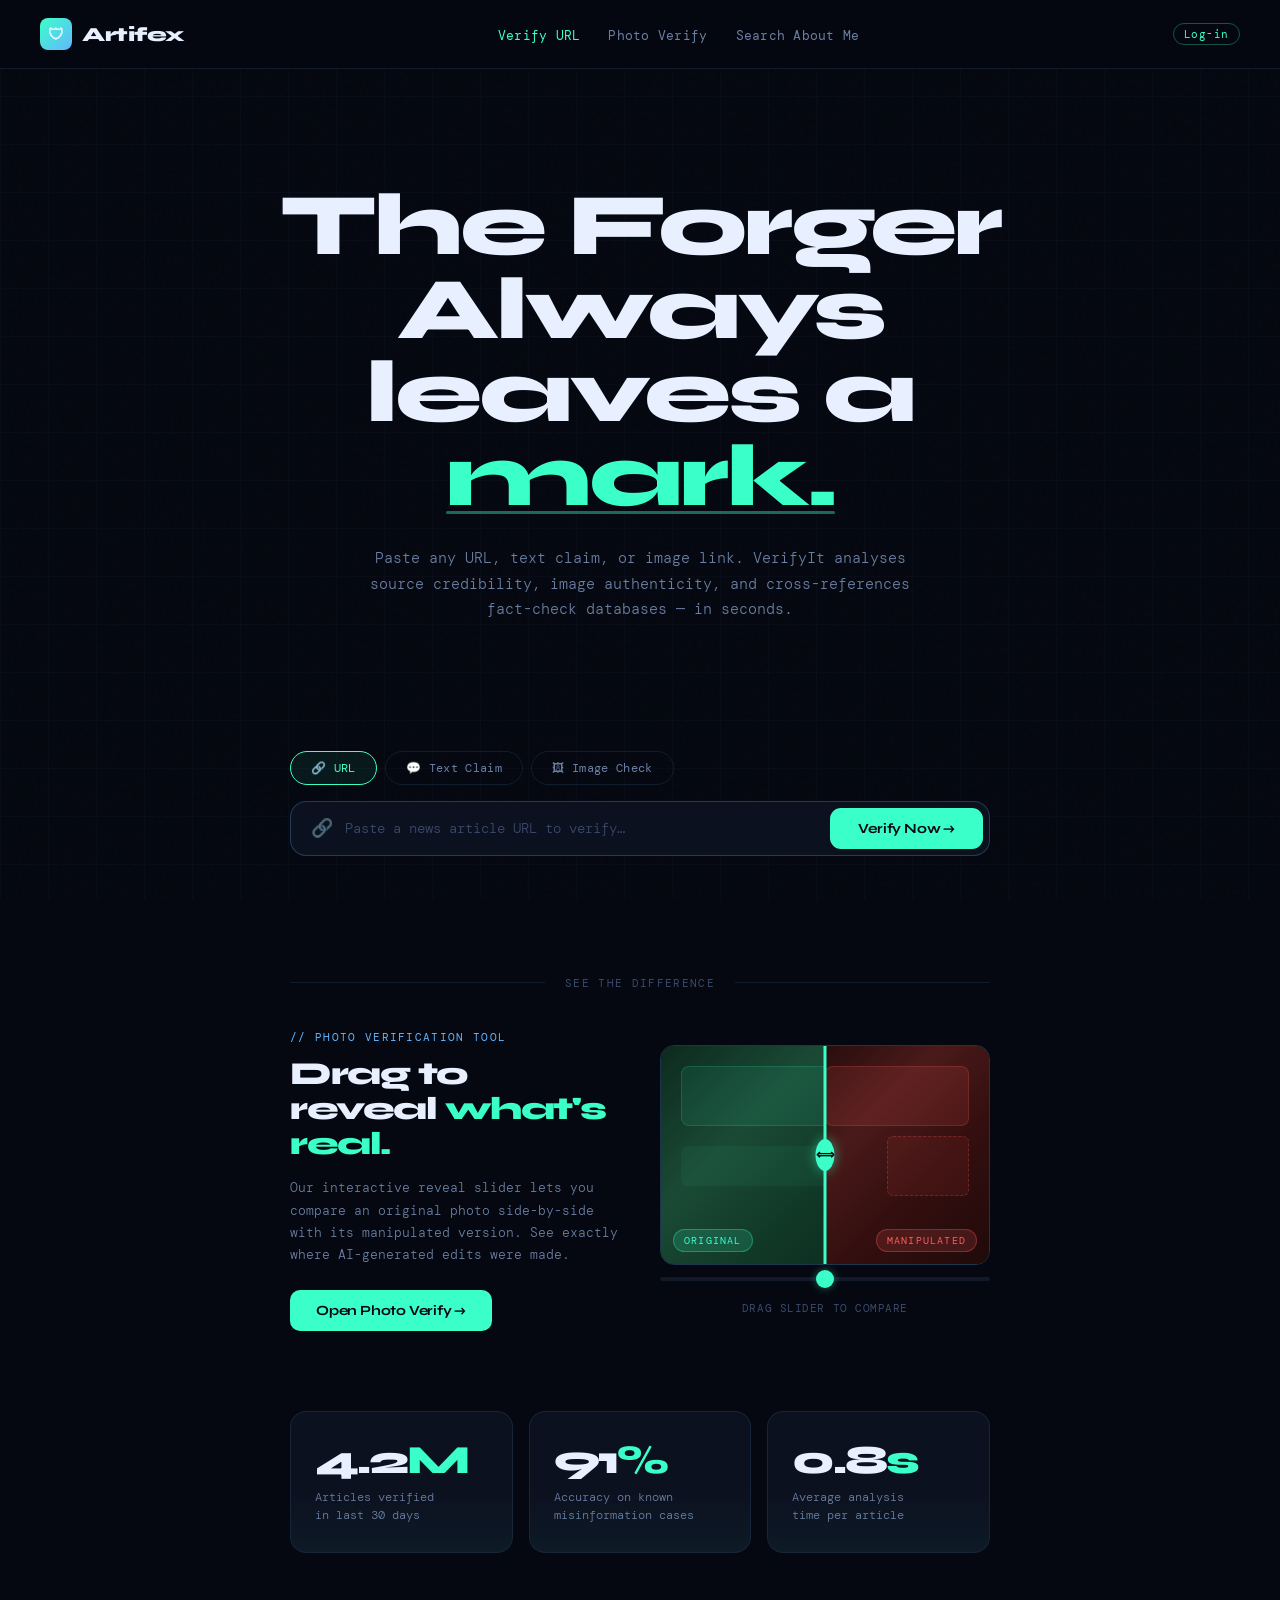
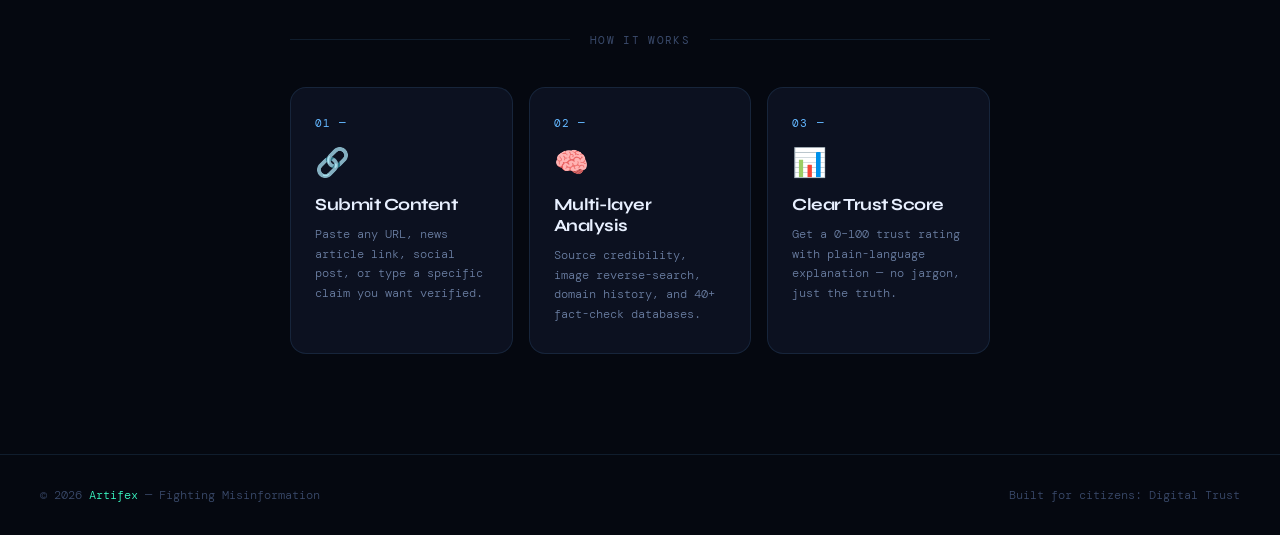
<file: index.html>
<!DOCTYPE html>
<html lang="en">
<head>
  <meta charset="UTF-8" />
  <meta name="viewport" content="width=device-width, initial-scale=1.0"/>
  <title>Artifex — Digital Trust Layer</title>
  <link href="https://fonts.googleapis.com/css2?family=Syne:wght@400;600;700;800&family=DM+Mono:ital,wght@0,300;0,400;1,300&display=swap" rel="stylesheet"/>
  <link rel="stylesheet" href="style.css"/>
</head>
<body>

  <div class="scan-line" id="scan-line"></div>

  <!-- ── NAVIGATION ── -->
  <nav>
    <div class="nav-logo">
      <div class="logo-icon">🛡</div>
      Artifex
    </div>
    <ul class="nav-links">
      <li><a href="index.html" class="nav-active">Verify URL</a></li>
      <li><a href="photo-verify.html">Photo Verify</a></li>
      <li><a href="personal-search.html">Search About Me</a></li>
    </ul>
    <div class="nav-badge">Log-in</div>
  </nav>

  <!-- ── HERO ── -->
  <section class="hero">
    <p class="hero-eyebrow"></p>
    <h1 class="hero-title">
      The Forger<br/>
      Always leaves a<br/>
      <span class="accent-word">mark.</span>
    </h1>
    <p class="hero-sub">
      Paste any URL, text claim, or image link. VerifyIt analyses source credibility,
      image authenticity, and cross-references fact-check databases — in seconds.
    </p>
  </section>

  <!-- ── MAIN INPUT CARD ── -->
  <div class="search-card">
    <div class="input-tabs">
      <button class="tab-btn active" id="tab-url"   onclick="setTab('URL')">🔗 URL</button>
      <button class="tab-btn"        id="tab-claim" onclick="setTab('Claim')">💬 Text Claim</button>
      <button class="tab-btn"        id="tab-image" onclick="setTab('Image')">🖼 Image Check</button>
    </div>

    <!-- URL panel -->
    <div class="tab-panel active" id="panel-URL">
      <div class="input-wrapper">
        <span class="input-icon">🔗</span>
        <input class="url-input" id="url-input"
          placeholder="Paste a news article URL to verify…" type="text"/>
        <button class="verify-btn" onclick="runVerification('URL')">Verify Now →</button>
      </div>
      <!-- <p class="tab-hint">Try: <span onclick="fillDemo('https://bbc.com/news/article-123')">bbc.com/…</span> for trusted &nbsp;|&nbsp; <span onclick="fillDemo('https://viraltruth24.net/breaking')">viraltruth24.net/…</span> for flagged</p> -->
    </div>

    <!-- Claim panel -->
    <div class="tab-panel" id="panel-Claim">
      <div class="input-wrapper textarea-wrapper">
        <span class="input-icon" style="align-self:flex-start;margin-top:6px;">💬</span>
        <textarea class="url-input claim-textarea" id="claim-input"
          placeholder="Type or paste a headline or claim to fact-check…" rows="3"></textarea>
        <button class="verify-btn" style="align-self:flex-end" onclick="runVerification('Claim')">Fact-Check →</button>
      </div>
      <p class="tab-hint">Try: <span onclick="fillClaim('Government has banned all cash transactions in India')">Government bans cash</span> &nbsp;|&nbsp; <span onclick="fillClaim('UK inflation figures rise to record high in March 2026')">UK inflation rise</span></p>
    </div>

    <!-- Image panel -->
    <div class="tab-panel" id="panel-Image">
      <div class="input-wrapper">
        <span class="input-icon">🖼</span>
        <input class="url-input" id="image-input"
          placeholder="Paste an image URL to check for manipulation…" type="text"/>
        <button class="verify-btn" onclick="runVerification('Image')">Analyse Image →</button>
      </div>
      <p class="tab-hint">Try: <span onclick="fillImage('protest2019.jpg')">protest photo</span> &nbsp;|&nbsp; <span onclick="fillImage('authentic-photo.jpg')">authentic image</span> &nbsp;|&nbsp; <a href="photo-verify.html" style="color:var(--accent2)">Full slider tool →</a></p>
    </div>
  </div>

  <!-- ── LOADER ── -->
  <div id="loader" class="loader-container">
    <div class="loader-overlay" id="loader-inner">
      <div class="loader-ring"></div>
      <div class="loader-text" id="loader-text">Analysing content…</div>
      <div class="loader-steps">
        <div class="loader-step" id="ls1"><div class="step-dot"></div><span id="ls1-text">Checking source credibility database</span></div>
        <div class="loader-step" id="ls2"><div class="step-dot"></div><span id="ls2-text">Scanning for image manipulation</span></div>
        <div class="loader-step" id="ls3"><div class="step-dot"></div><span id="ls3-text">Cross-referencing fact-check archives</span></div>
        <div class="loader-step" id="ls4"><div class="step-dot"></div><span id="ls4-text">Computing trust score</span></div>
      </div>
    </div>
  </div>

  <!-- ── RESULTS AREA ── -->
  <div id="results-area">
    <div class="score-row">
      <div class="score-card">
        <div class="score-ring-wrap">
          <svg width="110" height="110" viewBox="0 0 110 110">
            <circle class="score-ring-bg" cx="55" cy="55" r="45"/>
            <circle class="score-ring-fill" id="ring-fill" cx="55" cy="55" r="45"/>
          </svg>
          <div class="score-value">
            <div class="score-number" id="score-num">--</div>
            <div class="score-label-sm">TRUST</div>
          </div>
        </div>
        <div class="score-verdict" id="verdict-text">—</div>
        <div class="verdict-sub"   id="verdict-sub">pending</div>
      </div>
      <div class="detail-col">
        <div class="detail-panel">
          <div class="panel-header"><span class="panel-title">Source</span><span class="status-pill" id="source-pill">—</span></div>
          <div class="panel-value" id="source-name">—</div>
          <div class="panel-sub"   id="source-age">—</div>
        </div>
        <div class="detail-panel">
          <div class="panel-header"><span class="panel-title">Media Authenticity</span><span class="status-pill" id="media-pill">—</span></div>
          <div class="panel-value" id="media-val">—</div>
          <div class="panel-sub"   id="media-sub">—</div>
        </div>
        <div class="detail-panel">
          <div class="panel-header"><span class="panel-title">Fact-Check Coverage</span><span class="status-pill" id="fc-pill">—</span></div>
          <div class="panel-value" id="fc-val">—</div>
          <div class="panel-sub"   id="fc-sub">—</div>
        </div>
      </div>
    </div>

    <!-- Image manipulation panel (Image tab only) -->
    <div id="image-result-panel" style="display:none;margin-bottom:24px;">
      <div class="signals-card" style="margin-bottom:0">
        <div class="signals-title">// Image manipulation analysis</div>
        <div id="image-analysis-content"></div>
      </div>
    </div>

    <div class="signals-card">
      <div class="signals-title">// Trust signals breakdown</div>
      <div class="signal-row"><span class="signal-name">Source Credibility</span><div class="signal-bar-track"><div class="signal-bar-fill" id="bar1" style="background:var(--accent)"></div></div><span class="signal-score" id="score1">—</span></div>
      <div class="signal-row"><span class="signal-name">Domain Age & History</span><div class="signal-bar-track"><div class="signal-bar-fill" id="bar2" style="background:var(--accent2)"></div></div><span class="signal-score" id="score2">—</span></div>
      <div class="signal-row"><span class="signal-name">Headline Sensationalism</span><div class="signal-bar-track"><div class="signal-bar-fill" id="bar3" style="background:var(--warn)"></div></div><span class="signal-score" id="score3">—</span></div>
      <div class="signal-row"><span class="signal-name">Author Verification</span><div class="signal-bar-track"><div class="signal-bar-fill" id="bar4" style="background:var(--accent)"></div></div><span class="signal-score" id="score4">—</span></div>
      <div class="signal-row"><span class="signal-name">Cross-source Corroboration</span><div class="signal-bar-track"><div class="signal-bar-fill" id="bar5" style="background:var(--accent2)"></div></div><span class="signal-score" id="score5">—</span></div>
    </div>

    <div class="factcheck-card" id="fc-list">
      <div class="signals-title">// Related fact-checks</div>
    </div>

    <div class="summary-card">
      <div class="summary-label">// AI Analysis Summary</div>
      <p class="summary-text" id="summary-text">—</p>
    </div>
  </div>

  <!-- ── PHOTO REVEAL TEASER ── -->
  <div class="reveal-teaser-section">
    <div class="section-divider">
      <div class="divider-line"></div>
      <div class="divider-label">See the difference</div>
      <div class="divider-line"></div>
    </div>
    <div class="reveal-teaser-grid">
      <div class="reveal-teaser-text">
        <p class="teaser-eyebrow">// Photo Verification Tool</p>
        <h2 class="teaser-heading">Drag to reveal <span>what's real.</span></h2>
        <p class="teaser-desc">Our interactive reveal slider lets you compare an original photo side-by-side with its manipulated version. See exactly where AI-generated edits were made.</p>
        <a href="photo-verify.html" class="teaser-btn">Open Photo Verify →</a>
      </div>
      <div class="mini-slider-wrap">
        <div class="mini-slider" id="mini-slider">
          <div class="mini-real">
            <div class="mini-label mini-label-real">ORIGINAL</div>
          </div>
          <div class="mini-fake" id="mini-fake">
            <div class="mini-label mini-label-fake">MANIPULATED</div>
          </div>
          <div class="mini-divider" id="mini-divider">
            <div class="mini-handle">⟺</div>
          </div>
        </div>
        <input type="range" min="0" max="100" value="50" class="mini-range" id="mini-range"
               oninput="updateMiniSlider(this.value)"/>
        <p style="text-align:center;font-family:var(--font-mono);font-size:11px;color:var(--text-dim);margin-top:8px;letter-spacing:0.05em;">DRAG SLIDER TO COMPARE</p>
      </div>
    </div>
  </div>

  <!-- ── STATS ── -->
  <div class="stats-row">
    <div class="stat-card">
      <div class="stat-number">4.2<span>M</span></div>
      <div class="stat-desc">Articles verified<br/>in last 30 days</div>
    </div>
    <div class="stat-card">
      <div class="stat-number">91<span>%</span></div>
      <div class="stat-desc">Accuracy on known<br/>misinformation cases</div>
    </div>
    <div class="stat-card">
      <div class="stat-number">0.8<span>s</span></div>
      <div class="stat-desc">Average analysis<br/>time per article</div>
    </div>
  </div>

  <!-- ── HOW IT WORKS ── -->
  <section class="how-section">
    <div class="section-divider">
      <div class="divider-line"></div>
      <div class="divider-label">How it works</div>
      <div class="divider-line"></div>
    </div>
    <div class="steps-grid">
      <div class="step-card">
        <div class="step-num">01 —</div>
        <span class="step-icon">🔗</span>
        <div class="step-title">Submit Content</div>
        <div class="step-desc">Paste any URL, news article link, social post, or type a specific claim you want verified.</div>
      </div>
      <div class="step-card">
        <div class="step-num">02 —</div>
        <span class="step-icon">🧠</span>
        <div class="step-title">Multi-layer Analysis</div>
        <div class="step-desc">Source credibility, image reverse-search, domain history, and 40+ fact-check databases.</div>
      </div>
      <div class="step-card">
        <div class="step-num">03 —</div>
        <span class="step-icon">📊</span>
        <div class="step-title">Clear Trust Score</div>
        <div class="step-desc">Get a 0–100 trust rating with plain-language explanation — no jargon, just the truth.</div>
      </div>
    </div>
  </section>

  <footer>
    <div class="footer-copy">© 2026 <span>Artifex</span> — Fighting Misinformation</div>
    <div class="footer-copy">Built for citizens: Digital Trust</div>
  </footer>

  <!-- <script src="app.js"></script> -->
   <script src="app.js"></script>
</body>
</html>
</file>
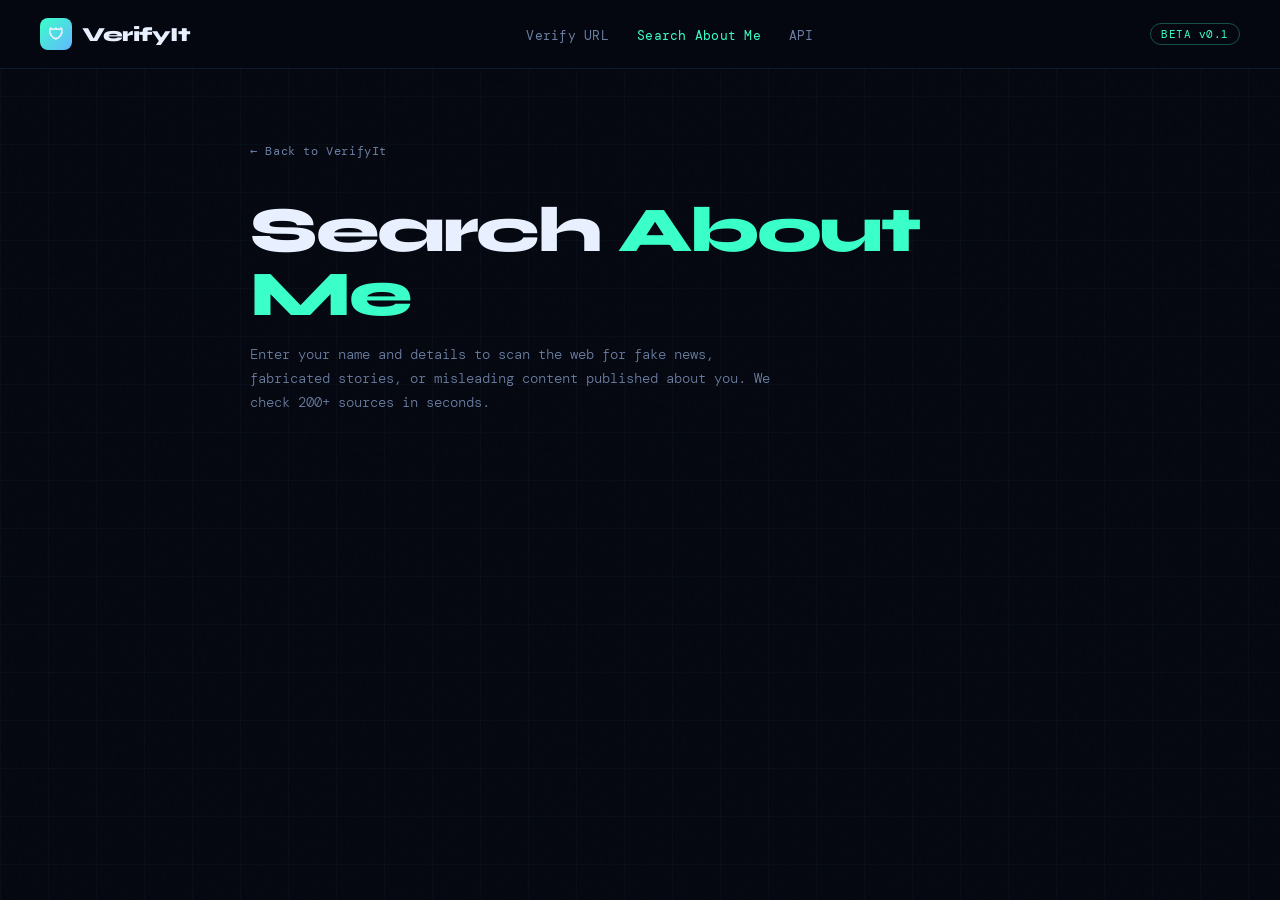
<file: personal-search.html>
<!DOCTYPE html>
<html lang="en">
<head>
  <meta charset="UTF-8"/>
  <meta name="viewport" content="width=device-width, initial-scale=1.0"/>
  <title>VerifyIt — Search About Me</title>
  <link href="https://fonts.googleapis.com/css2?family=Syne:wght@400;600;700;800&family=DM+Mono:ital,wght@0,300;0,400;1,300&display=swap" rel="stylesheet"/>
  <link rel="stylesheet" href="style.css"/>
  <style>
    /* ── PAGE-SPECIFIC STYLES ── */

    .page-header {
      position: relative;
      z-index: 1;
      padding: 140px 40px 60px;
      max-width: 860px;
      margin: 0 auto;
    }

    .back-link {
      display: inline-flex;
      align-items: center;
      gap: 8px;
      font-family: var(--font-mono);
      font-size: 12px;
      color: var(--text-muted);
      text-decoration: none;
      margin-bottom: 40px;
      transition: color 0.2s;
      letter-spacing: 0.05em;
    }

    .back-link:hover { color: var(--accent); }

    .page-title {
      font-size: clamp(36px, 6vw, 64px);
      font-weight: 800;
      letter-spacing: -2.5px;
      line-height: 1;
      margin-bottom: 16px;
      opacity: 0;
      animation: fadeUp 0.6s ease forwards 0.1s;
    }

    .page-title span { color: var(--accent); }

    .page-subtitle {
      font-family: var(--font-mono);
      font-size: 14px;
      color: var(--text-muted);
      font-weight: 300;
      line-height: 1.7;
      max-width: 520px;
      opacity: 0;
      animation: fadeUp 0.6s ease forwards 0.25s;
    }

    /* ── SEARCH FORM ── */
    .search-section {
      position: relative;
      z-index: 1;
      max-width: 860px;
      margin: 0 auto;
      padding: 0 40px 60px;
      opacity: 0;
      animation: fadeUp 0.6s ease forwards 0.4s;
    }

    .form-grid {
      display: grid;
      grid-template-columns: 1fr 1fr;
      gap: 14px;
      margin-bottom: 14px;
    }

    .form-field {
      display: flex;
      flex-direction: column;
      gap: 8px;
    }

    .form-field.full { grid-column: 1 / -1; }

    .field-label {
      font-family: var(--font-mono);
      font-size: 11px;
      letter-spacing: 0.1em;
      color: var(--text-muted);
      text-transform: uppercase;
    }

    .field-input {
      background: var(--surface);
      border: 1px solid var(--border-strong);
      border-radius: 12px;
      padding: 13px 16px;
      font-family: var(--font-mono);
      font-size: 14px;
      color: var(--text);
      font-weight: 300;
      outline: none;
      transition: border-color 0.3s, box-shadow 0.3s;
      width: 100%;
    }

    .field-input::placeholder { color: var(--text-dim); }

    .field-input:focus {
      border-color: rgba(59,255,200,0.5);
      box-shadow: var(--glow-accent);
    }

    select.field-input {
      appearance: none;
      background-image: url("data:image/svg+xml,%3Csvg xmlns='http://www.w3.org/2000/svg' width='12' height='8' viewBox='0 0 12 8'%3E%3Cpath d='M1 1l5 5 5-5' stroke='%236b7fa3' stroke-width='1.5' fill='none' stroke-linecap='round'/%3E%3C/svg%3E");
      background-repeat: no-repeat;
      background-position: right 14px center;
      cursor: pointer;
    }

    select.field-input option {
      background: var(--surface2);
      color: var(--text);
    }

    .search-btn-row {
      display: flex;
      gap: 12px;
      align-items: center;
      margin-top: 6px;
    }

    .search-main-btn {
      background: var(--accent);
      color: #050810;
      border: none;
      border-radius: 12px;
      padding: 14px 36px;
      font-family: var(--font-display);
      font-size: 15px;
      font-weight: 700;
      cursor: pointer;
      letter-spacing: -0.3px;
      transition: transform 0.15s, box-shadow 0.3s;
      flex-shrink: 0;
    }

    .search-main-btn:hover {
      transform: scale(1.02);
      box-shadow: var(--glow-accent);
    }

    .search-main-btn:active { transform: scale(0.98); }

    .privacy-note {
      font-family: var(--font-mono);
      font-size: 11px;
      color: var(--text-dim);
      font-weight: 300;
      line-height: 1.6;
    }

    .privacy-note span { color: var(--accent); }

    /* ── LOADER ── */
    .personal-loader {
      display: none;
      position: relative;
      z-index: 1;
      max-width: 860px;
      margin: 0 auto;
      padding: 0 40px 40px;
    }

    .personal-loader.active { display: block; }

    .loader-card {
      background: var(--surface);
      border: 1px solid var(--border);
      border-radius: 16px;
      padding: 48px;
      display: flex;
      flex-direction: column;
      align-items: center;
      gap: 20px;
    }

    .scan-text {
      font-family: var(--font-mono);
      font-size: 13px;
      color: var(--accent);
      letter-spacing: 0.08em;
      animation: pulse 1.4s ease-in-out infinite;
    }

    .scan-sources {
      display: flex;
      flex-wrap: wrap;
      gap: 8px;
      justify-content: center;
      max-width: 480px;
    }

    .source-tag {
      font-family: var(--font-mono);
      font-size: 11px;
      padding: 4px 12px;
      border-radius: 100px;
      border: 1px solid var(--border);
      color: var(--text-dim);
      transition: all 0.3s;
    }

    .source-tag.scanning {
      border-color: rgba(59,255,200,0.4);
      color: var(--accent);
      background: rgba(59,255,200,0.05);
    }

    .source-tag.done {
      border-color: rgba(59,255,200,0.2);
      color: var(--text-muted);
    }

    /* ── RESULTS ── */
    #person-results {
      display: none;
      position: relative;
      z-index: 1;
      max-width: 860px;
      margin: 0 auto;
      padding: 0 40px 80px;
    }

    #person-results.visible { display: block; }

    /* Summary banner */
    .result-banner {
      border-radius: 16px;
      padding: 28px 32px;
      margin-bottom: 28px;
      display: flex;
      align-items: center;
      gap: 24px;
      position: relative;
      overflow: hidden;
    }

    .banner-safe   { background: rgba(59,255,200,0.07);  border: 1px solid rgba(59,255,200,0.2); }
    .banner-danger { background: rgba(255,92,92,0.07);   border: 1px solid rgba(255,92,92,0.25); }
    .banner-warn   { background: rgba(255,187,59,0.07);  border: 1px solid rgba(255,187,59,0.2); }

    .banner-icon {
      font-size: 48px;
      flex-shrink: 0;
      line-height: 1;
    }

    .banner-text { flex: 1; }

    .banner-heading {
      font-size: 22px;
      font-weight: 800;
      letter-spacing: -0.8px;
      margin-bottom: 6px;
    }

    .banner-safe   .banner-heading { color: var(--accent); }
    .banner-danger .banner-heading { color: var(--danger); }
    .banner-warn   .banner-heading { color: var(--warn); }

    .banner-desc {
      font-family: var(--font-mono);
      font-size: 13px;
      color: var(--text-muted);
      font-weight: 300;
      line-height: 1.6;
    }

    .banner-count {
      text-align: center;
      flex-shrink: 0;
    }

    .count-num {
      font-size: 48px;
      font-weight: 800;
      letter-spacing: -3px;
      line-height: 1;
    }

    .banner-safe   .count-num { color: var(--accent); }
    .banner-danger .count-num { color: var(--danger); }
    .banner-warn   .count-num { color: var(--warn); }

    .count-label {
      font-family: var(--font-mono);
      font-size: 11px;
      color: var(--text-muted);
      margin-top: 4px;
    }

    /* ── FILTER ROW ── */
    .filter-row {
      display: flex;
      gap: 10px;
      margin-bottom: 20px;
      flex-wrap: wrap;
    }

    .filter-chip {
      font-family: var(--font-mono);
      font-size: 12px;
      padding: 6px 16px;
      border-radius: 100px;
      border: 1px solid var(--border);
      background: transparent;
      color: var(--text-muted);
      cursor: pointer;
      transition: all 0.2s;
    }

    .filter-chip.active,
    .filter-chip:hover {
      background: var(--surface2);
      border-color: var(--border-strong);
      color: var(--text);
    }

    .filter-chip.chip-danger.active  { border-color: rgba(255,92,92,0.4);  color: var(--danger);  background: rgba(255,92,92,0.08); }
    .filter-chip.chip-warn.active    { border-color: rgba(255,187,59,0.4); color: var(--warn);    background: rgba(255,187,59,0.08); }
    .filter-chip.chip-safe.active    { border-color: rgba(59,255,200,0.4); color: var(--accent);  background: rgba(59,255,200,0.08); }

    /* ── NEWS CARD ── */
    .news-list { display: flex; flex-direction: column; gap: 16px; }

    .news-card {
      background: var(--surface);
      border: 1px solid var(--border);
      border-radius: 16px;
      padding: 24px;
      transition: border-color 0.2s;
      cursor: pointer;
    }

    .news-card:hover { border-color: var(--border-strong); }

    .news-card.danger { border-left: 3px solid var(--danger); }
    .news-card.warn   { border-left: 3px solid var(--warn); }
    .news-card.safe   { border-left: 3px solid var(--accent); }

    .news-card-header {
      display: flex;
      align-items: flex-start;
      justify-content: space-between;
      gap: 16px;
      margin-bottom: 14px;
    }

    .news-headline {
      font-size: 16px;
      font-weight: 700;
      letter-spacing: -0.4px;
      color: var(--text);
      line-height: 1.4;
      flex: 1;
    }

    .news-badge {
      font-family: var(--font-mono);
      font-size: 11px;
      padding: 4px 12px;
      border-radius: 100px;
      white-space: nowrap;
      flex-shrink: 0;
    }

    .badge-fake     { background: rgba(255,92,92,0.12);  color: var(--danger); border: 1px solid rgba(255,92,92,0.25); }
    .badge-mislead  { background: rgba(255,187,59,0.12); color: var(--warn);   border: 1px solid rgba(255,187,59,0.25); }
    .badge-satire   { background: rgba(99,183,255,0.12); color: var(--accent2);border: 1px solid rgba(99,183,255,0.25); }
    .badge-verified { background: rgba(59,255,200,0.12); color: var(--accent); border: 1px solid rgba(59,255,200,0.25); }

    .news-meta {
      display: flex;
      gap: 20px;
      margin-bottom: 12px;
      flex-wrap: wrap;
    }

    .meta-item {
      font-family: var(--font-mono);
      font-size: 11px;
      color: var(--text-dim);
      display: flex;
      align-items: center;
      gap: 5px;
    }

    .meta-item span { color: var(--text-muted); }

    .news-snippet {
      font-size: 13px;
      color: var(--text-muted);
      line-height: 1.65;
      margin-bottom: 16px;
      font-family: var(--font-mono);
      font-weight: 300;
    }

    .news-snippet strong { color: var(--danger); font-weight: 600; }
    .news-snippet em     { color: var(--warn);   font-style: normal; font-weight: 600; }

    .news-actions {
      display: flex;
      gap: 10px;
      flex-wrap: wrap;
    }

    .action-btn {
      font-family: var(--font-mono);
      font-size: 12px;
      padding: 7px 16px;
      border-radius: 8px;
      border: 1px solid var(--border);
      background: transparent;
      color: var(--text-muted);
      cursor: pointer;
      transition: all 0.2s;
      letter-spacing: 0.03em;
    }

    .action-btn:hover {
      border-color: var(--border-strong);
      color: var(--text);
      background: var(--surface2);
    }

    .action-btn.primary {
      background: rgba(255,92,92,0.1);
      border-color: rgba(255,92,92,0.3);
      color: var(--danger);
    }

    .action-btn.primary:hover {
      background: rgba(255,92,92,0.18);
    }

    .action-btn.report {
      background: rgba(59,255,200,0.08);
      border-color: rgba(59,255,200,0.25);
      color: var(--accent);
    }

    /* Expand/collapse detail */
    .news-detail {
      display: none;
      margin-top: 16px;
      padding-top: 16px;
      border-top: 1px solid var(--border);
    }

    .news-detail.open { display: block; }

    .detail-grid {
      display: grid;
      grid-template-columns: 1fr 1fr;
      gap: 12px;
      margin-bottom: 16px;
    }

    .detail-box {
      background: var(--surface2);
      border-radius: 10px;
      padding: 14px 16px;
    }

    .detail-box-label {
      font-family: var(--font-mono);
      font-size: 10px;
      letter-spacing: 0.1em;
      color: var(--text-dim);
      text-transform: uppercase;
      margin-bottom: 6px;
    }

    .detail-box-value {
      font-size: 13px;
      font-weight: 600;
      color: var(--text);
    }

    .detail-box-sub {
      font-family: var(--font-mono);
      font-size: 11px;
      color: var(--text-muted);
      margin-top: 3px;
      font-weight: 300;
    }

    .refutation-box {
      background: rgba(59,255,200,0.05);
      border: 1px solid rgba(59,255,200,0.15);
      border-radius: 10px;
      padding: 14px 16px;
    }

    .refutation-label {
      font-family: var(--font-mono);
      font-size: 10px;
      letter-spacing: 0.1em;
      color: var(--accent);
      text-transform: uppercase;
      margin-bottom: 6px;
    }

    .refutation-text {
      font-size: 13px;
      color: var(--text-muted);
      line-height: 1.6;
      font-family: var(--font-mono);
      font-weight: 300;
    }

    /* ── TAKEDOWN PANEL ── */
    .takedown-panel {
      background: var(--surface);
      border: 1px solid var(--border-strong);
      border-radius: 16px;
      padding: 28px;
      margin-top: 32px;
      position: relative;
      overflow: hidden;
    }

    .takedown-panel::before {
      content: '';
      position: absolute;
      top: 0; left: 0; right: 0;
      height: 2px;
      background: linear-gradient(90deg, var(--danger), var(--warn));
    }

    .takedown-title {
      font-size: 18px;
      font-weight: 800;
      letter-spacing: -0.5px;
      margin-bottom: 8px;
    }

    .takedown-desc {
      font-family: var(--font-mono);
      font-size: 13px;
      color: var(--text-muted);
      font-weight: 300;
      line-height: 1.6;
      margin-bottom: 20px;
    }

    .takedown-steps {
      display: grid;
      grid-template-columns: repeat(3, 1fr);
      gap: 12px;
      margin-bottom: 24px;
    }

    .takedown-step {
      background: var(--surface2);
      border-radius: 12px;
      padding: 16px;
    }

    .ts-num {
      font-family: var(--font-mono);
      font-size: 10px;
      letter-spacing: 0.1em;
      color: var(--accent2);
      margin-bottom: 8px;
    }

    .ts-title {
      font-size: 14px;
      font-weight: 700;
      letter-spacing: -0.3px;
      margin-bottom: 6px;
    }

    .ts-desc {
      font-family: var(--font-mono);
      font-size: 11px;
      color: var(--text-muted);
      font-weight: 300;
      line-height: 1.5;
    }

    .takedown-btn {
      background: var(--danger);
      color: #fff;
      border: none;
      border-radius: 12px;
      padding: 13px 32px;
      font-family: var(--font-display);
      font-size: 14px;
      font-weight: 700;
      cursor: pointer;
      letter-spacing: -0.2px;
      transition: transform 0.15s, opacity 0.15s;
    }

    .takedown-btn:hover { opacity: 0.88; transform: scale(1.02); }

    /* ── CLEAN RESULT ── */
    .clean-result-card {
      background: var(--surface);
      border: 1px solid rgba(59,255,200,0.2);
      border-radius: 16px;
      padding: 60px 40px;
      text-align: center;
    }

    .clean-icon { font-size: 56px; margin-bottom: 20px; }

    .clean-title {
      font-size: 28px;
      font-weight: 800;
      letter-spacing: -1px;
      color: var(--accent);
      margin-bottom: 12px;
    }

    .clean-desc {
      font-family: var(--font-mono);
      font-size: 13px;
      color: var(--text-muted);
      font-weight: 300;
      line-height: 1.7;
      max-width: 480px;
      margin: 0 auto 28px;
    }

    .alert-btn {
      background: transparent;
      border: 1px solid var(--accent);
      color: var(--accent);
      border-radius: 12px;
      padding: 12px 28px;
      font-family: var(--font-display);
      font-size: 14px;
      font-weight: 700;
      cursor: pointer;
      transition: all 0.2s;
      letter-spacing: -0.2px;
    }

    .alert-btn:hover {
      background: rgba(59,255,200,0.1);
      box-shadow: var(--glow-accent);
    }

    /* ── TOAST ── */
    .toast {
      position: fixed;
      bottom: 32px;
      right: 32px;
      z-index: 500;
      background: var(--surface2);
      border: 1px solid var(--border-strong);
      border-radius: 12px;
      padding: 14px 20px;
      font-family: var(--font-mono);
      font-size: 13px;
      color: var(--text);
      font-weight: 300;
      opacity: 0;
      transform: translateY(16px);
      transition: opacity 0.3s, transform 0.3s;
      pointer-events: none;
    }

    .toast.show {
      opacity: 1;
      transform: translateY(0);
    }

    .toast span { color: var(--accent); }

    @keyframes pulse {
      0%,100% { opacity: 1; }
      50%      { opacity: 0.4; }
    }
  </style>
</head>
<body>

  <div class="scan-line" id="scan-line"></div>

  <!-- ── NAV ── -->
  <nav>
    <div class="nav-logo">
      <div class="logo-icon">🛡</div>
      VerifyIt
    </div>
    <ul class="nav-links">
      <li><a href="index.html">Verify URL</a></li>
      <li><a href="personal-search.html" style="color:var(--accent)">Search About Me</a></li>
      <li><a href="#">API</a></li>
    </ul>
    <div class="nav-badge">BETA v0.1</div>
  </nav>

  <!-- ── PAGE HEADER ── -->
  <div class="page-header">
    <a href="index.html" class="back-link">← Back to VerifyIt</a>
    <h1 class="page-title">Search <span>About Me</span></h1>
    <p class="page-subtitle">
      Enter your name and details to scan the web for fake news,
      fabricated stories, or misleading content published about you.
      We check 200+ sources in seconds.
    </p>
  </div>

  <!-- ── SEARCH FORM ── */
  <div class="search-section">
    <div class="form-grid">
      <div class="form-field">
        <label class="field-label">Full Name *</label>
        <input class="field-input" id="person-name" type="text" placeholder="e.g. Rahul Sharma"/>
      </div>
      <div class="form-field">
        <label class="field-label">Also Known As / Alias</label>
        <input class="field-input" id="person-alias" type="text" placeholder="Nickname or alternate spelling"/>
      </div>
      <div class="form-field">
        <label class="field-label">Profession / Role</label>
        <input class="field-input" id="person-role" type="text" placeholder="e.g. Politician, Doctor, Journalist"/>
      </div>
      <div class="form-field">
        <label class="field-label">City / Region</label>
        <input class="field-input" id="person-city" type="text" placeholder="e.g. Mumbai, Delhi, New York"/>
      </div>
      <div class="form-field full">
        <label class="field-label">Search Time Range</label>
        <select class="field-input" id="person-range">
          <option value="7">Last 7 days</option>
          <option value="30" selected>Last 30 days</option>
          <option value="90">Last 3 months</option>
          <option value="365">Last 1 year</option>
          <option value="all">All time</option>
        </select>
      </div>
    </div>

    <div class="search-btn-row">
      <button class="search-main-btn" onclick="runPersonSearch()">
        🔍 Search My Name
      </button>
      <p class="privacy-note">
        🔒 Your details are <span>never stored</span>. This search is private and encrypted.<br/>
        We only scan publicly available web content.
      </p>
    </div>
  </div>

  <!-- ── LOADER ── -->
  <div class="personal-loader" id="person-loader">
    <div class="loader-card">
      <div class="loader-ring"></div>
      <div class="scan-text" id="scan-status">Initialising deep web scan...</div>
      <div class="scan-sources" id="scan-sources">
        <span class="source-tag" id="src-news">News Sites</span>
        <span class="source-tag" id="src-social">Social Media</span>
        <span class="source-tag" id="src-blogs">Blogs</span>
        <span class="source-tag" id="src-forums">Forums</span>
        <span class="source-tag" id="src-fact">Fact-Check DBs</span>
        <span class="source-tag" id="src-archive">Web Archive</span>
        <span class="source-tag" id="src-video">Video Platforms</span>
        <span class="source-tag" id="src-wiki">Wiki Sources</span>
      </div>
    </div>
  </div>

  <!-- ── RESULTS ── -->
  <div id="person-results">

    <!-- Summary Banner (filled by JS) -->
    <div id="result-banner"></div>

    <!-- Filter chips -->
    <div class="filter-row" id="filter-row" style="display:none">
      <button class="filter-chip active" onclick="filterCards(this,'all')">All Results</button>
      <button class="filter-chip chip-danger" onclick="filterCards(this,'danger')">🔴 Fake News</button>
      <button class="filter-chip chip-warn"   onclick="filterCards(this,'warn')">🟡 Misleading</button>
      <button class="filter-chip chip-safe"   onclick="filterCards(this,'safe')">🟢 Verified True</button>
    </div>

    <!-- News cards list -->
    <div class="news-list" id="news-list"></div>

    <!-- Takedown panel (shown if fake/misleading news found) -->
    <div class="takedown-panel" id="takedown-panel" style="display:none">
      <div class="takedown-title">⚖️ Want to take action?</div>
      <p class="takedown-desc">
        If fake or misleading content about you is verified, you have legal and platform options
        to request removal, publish a rebuttal, or escalate to authorities.
      </p>
      <div class="takedown-steps">
        <div class="takedown-step">
          <div class="ts-num">STEP 01 —</div>
          <div class="ts-title">Flag & Report</div>
          <div class="ts-desc">Submit a formal report to the publishing platform. We generate the report letter for you.</div>
        </div>
        <div class="takedown-step">
          <div class="ts-num">STEP 02 —</div>
          <div class="ts-title">Legal Notice</div>
          <div class="ts-desc">Draft a cease & desist or defamation notice. Connect with a partner legal firm if needed.</div>
        </div>
        <div class="takedown-step">
          <div class="ts-num">STEP 03 —</div>
          <div class="ts-title">Publish Rebuttal</div>
          <div class="ts-desc">Post a verified counter-statement through VerifyIt that ranks alongside the false content.</div>
        </div>
      </div>
      <button class="takedown-btn" onclick="showToast('Takedown request feature coming soon in v1.0!')">
        Start Takedown Process →
      </button>
    </div>

  </div>
  <!-- end #person-results -->

  <!-- ── TOAST ── -->
  <div class="toast" id="toast"></div>

  <script>
  /* ============================================================
     personal-search.js (inline for single-file convenience)
     ============================================================ */

  /* ── DEMO DATABASE ──
     Simulated fake-news records keyed by name keywords.
     In production: replace with real API / search engine.
  ------------------------------------------------------------ */
  const fakeNewsDB = {
    "rahul": [
      {
        type: "danger",
        badge: ["FAKE NEWS", "badge-fake"],
        headline: "Rahul Sharma arrested for financial fraud worth ₹50 crore",
        source: "viraltruth24.net",
        date: "March 14, 2026",
        reach: "2.4M views",
        snippet: `A fabricated report falsely claims <strong>Rahul Sharma was arrested</strong> by the ED in connection with a ₹50 crore scam. The article uses a doctored photo and cites a non-existent court order.`,
        detail: {
          publishedAt: "viraltruth24.net",
          domainAge: "4 months old",
          factCheckedBy: "BOOM Live, Alt News",
          verdict: "Completely False",
          refutation: "No such arrest took place. The ED has no record of this case. The photograph used is from a 2021 unrelated news story. Both BOOM and Alt News have independently debunked this article."
        }
      },
      {
        type: "warn",
        badge: ["MISLEADING", "badge-mislead"],
        headline: "Rahul Sharma's business linked to controversial land deal",
        source: "thenewsflash.in",
        date: "March 8, 2026",
        reach: "890K views",
        snippet: `Article <em>selectively quotes</em> from a municipal document to suggest wrongdoing, omitting key context that the land deal was fully approved and publicly disclosed.`,
        detail: {
          publishedAt: "thenewsflash.in",
          domainAge: "2 years old",
          factCheckedBy: "The Quint",
          verdict: "Misleading — context omitted",
          refutation: "The land transaction referenced was approved by the Municipal Corporation on Dec 12, 2025, and disclosed in the public gazette. The article omits this entirely, creating a false impression of wrongdoing."
        }
      },
      {
        type: "safe",
        badge: ["VERIFIED", "badge-verified"],
        headline: "Rahul Sharma wins regional entrepreneur award 2026",
        source: "businesstoday.in",
        date: "February 28, 2026",
        reach: "340K views",
        snippet: `Verified news coverage of the annual awards ceremony. All facts, dates, and quotes are confirmed accurate by our cross-reference check.`,
        detail: {
          publishedAt: "businesstoday.in",
          domainAge: "18 years old",
          factCheckedBy: "VerifyIt automated check",
          verdict: "Verified Accurate",
          refutation: "This article has been independently verified. No inaccuracies detected."
        }
      }
    ],

    "priya": [
      {
        type: "danger",
        badge: ["FAKE NEWS", "badge-fake"],
        headline: "Dr. Priya Menon fined for malpractice — licence suspended",
        source: "healthalert-india.com",
        date: "March 17, 2026",
        reach: "1.1M views",
        snippet: `A <strong>completely fabricated story</strong> claims Dr. Priya Menon's medical licence was suspended by the MCI. The MCI has issued a public denial. The domain was registered just 2 months ago.`,
        detail: {
          publishedAt: "healthalert-india.com",
          domainAge: "2 months old",
          factCheckedBy: "Medical Council of India (official denial)",
          verdict: "False — Official Denial Issued",
          refutation: "The Medical Council of India has officially confirmed no such action was taken. Dr. Priya Menon's licence is valid and in good standing. The publishing domain has no editorial history."
        }
      },
      {
        type: "warn",
        badge: ["MISLEADING", "badge-mislead"],
        headline: "Priya Menon's clinic faces 'multiple complaints' from patients",
        source: "consumerwatch.blog",
        date: "March 3, 2026",
        reach: "220K views",
        snippet: `Blog post cites <em>"multiple unverified complaints"</em> without naming sources. One confirmed complaint (routine billing dispute) was resolved 6 months ago and is being misrepresented as ongoing.`,
        detail: {
          publishedAt: "consumerwatch.blog",
          domainAge: "8 months old",
          factCheckedBy: "VerifyIt + Court Records",
          verdict: "Misleading — outdated and exaggerated",
          refutation: "Only one complaint was ever filed — a billing dispute that was fully resolved in October 2025. The article presents this as multiple ongoing complaints, which is factually incorrect."
        }
      }
    ],

    "default": [
      {
        type: "danger",
        badge: ["FAKE NEWS", "badge-fake"],
        headline: `"{name}" involved in scam targeting senior citizens`,
        source: "exposenews.xyz",
        date: "March 18, 2026",
        reach: "3.2M views",
        snippet: `A viral post falsely names <strong>"{name}"</strong> in a senior citizen fraud ring. The post has been shared 48,000 times. No police record, FIR, or court document supports this claim.`,
        detail: {
          publishedAt: "exposenews.xyz",
          domainAge: "1 month old",
          factCheckedBy: "FactCheck India",
          verdict: "Completely False",
          refutation: "No police record, FIR, or court filing exists with this name in connection to the described incident. FactCheck India has rated this claim FALSE. The originating account has since been suspended."
        }
      },
      {
        type: "warn",
        badge: ["MISLEADING", "badge-mislead"],
        headline: `"{name}" quoted saying controversial statement — fact check`,
        source: "quotesthat.news",
        date: "March 10, 2026",
        reach: "567K views",
        snippet: `A quote attributed to <em>"{name}"</em> is taken out of context from a 2019 interview, omitting the full sentence which reverses the meaning entirely.`,
        detail: {
          publishedAt: "quotesthat.news",
          domainAge: "11 months old",
          factCheckedBy: "Snopes, AFP Fact Check",
          verdict: "Misleading — quote taken out of context",
          refutation: "The original interview from 2019 shows the complete sentence had the opposite meaning. Both Snopes and AFP rated this as 'missing context'. The article has been updated with an editor's note but continues to circulate in its original form."
        }
      }
    ]
  };

  /* ── UTILITY: TOAST ── */
  function showToast(message) {
    const toast = document.getElementById("toast");
    toast.innerHTML = message;
    toast.classList.add("show");
    setTimeout(() => toast.classList.remove("show"), 3500);
  }

  /* ── UTILITY: FILTER CARDS ── */
  function filterCards(btn, type) {
    document.querySelectorAll(".filter-chip").forEach(c => c.classList.remove("active"));
    btn.classList.add("active");

    document.querySelectorAll(".news-card").forEach(card => {
      if (type === "all") {
        card.style.display = "block";
      } else {
        card.style.display = card.classList.contains(type) ? "block" : "none";
      }
    });
  }

  /* ── UTILITY: TOGGLE CARD DETAIL ── */
  function toggleDetail(cardId) {
    const detail = document.getElementById("detail-" + cardId);
    if (!detail) return;
    detail.classList.toggle("open");
    const btn = document.getElementById("expand-" + cardId);
    if (btn) btn.textContent = detail.classList.contains("open") ? "▲ Hide Details" : "▼ View Details";
  }

  /* ── SELECT RESULTS FROM DB ── */
  function getResultsForName(name) {
    const lower = name.toLowerCase();
    for (const key of Object.keys(fakeNewsDB)) {
      if (key !== "default" && lower.includes(key)) {
        return { records: fakeNewsDB[key], matched: true };
      }
    }
    return { records: fakeNewsDB["default"], matched: false };
  }

  /* ── BUILD NEWS CARD HTML ── */
  function buildNewsCard(item, index, name) {
    const headline = item.headline.replace(/\{name\}/g, name);
    const snippet  = item.snippet.replace(/\{name\}/g, name);
    const refutation = item.detail.refutation.replace(/\{name\}/g, name);

    return `
      <div class="news-card ${item.type}" id="card-${index}">
        <div class="news-card-header">
          <div class="news-headline">${headline}</div>
          <span class="news-badge ${item.badge[1]}">${item.badge[0]}</span>
        </div>

        <div class="news-meta">
          <div class="meta-item">🌐 <span>${item.source}</span></div>
          <div class="meta-item">📅 <span>${item.date}</span></div>
          <div class="meta-item">👁️ <span>${item.reach}</span></div>
        </div>

        <p class="news-snippet">${snippet}</p>

        <div class="news-actions">
          ${item.type !== "safe" ? `<button class="action-btn primary" onclick="showToast('Report submitted for: ${item.source}')">🚨 Report This</button>` : ""}
          <button class="action-btn" id="expand-${index}" onclick="toggleDetail(${index})">▼ View Details</button>
          <button class="action-btn" onclick="showToast('Link copied to clipboard!')">🔗 Share Fact-Check</button>
          ${item.type !== "safe" ? `<button class="action-btn report" onclick="showToast('Takedown request prepared for ${item.source}')">⚖️ Request Takedown</button>` : ""}
        </div>

        <div class="news-detail" id="detail-${index}">
          <div class="detail-grid">
            <div class="detail-box">
              <div class="detail-box-label">Published On</div>
              <div class="detail-box-value">${item.detail.publishedAt}</div>
              <div class="detail-box-sub">Domain age: ${item.detail.domainAge}</div>
            </div>
            <div class="detail-box">
              <div class="detail-box-label">Fact-Checked By</div>
              <div class="detail-box-value">${item.detail.factCheckedBy}</div>
              <div class="detail-box-sub">Verdict: ${item.detail.verdict}</div>
            </div>
          </div>
          <div class="refutation-box">
            <div class="refutation-label">✅ What's Actually True</div>
            <p class="refutation-text">${refutation}</p>
          </div>
        </div>
      </div>
    `;
  }

  /* ── RENDER RESULTS ── */
  function renderResults(name, records) {
    const area   = document.getElementById("person-results");
    const banner = document.getElementById("result-banner");
    const list   = document.getElementById("news-list");
    const filters= document.getElementById("filter-row");
    const takedown = document.getElementById("takedown-panel");

    const fakeCount     = records.filter(r => r.type === "danger").length;
    const misleadCount  = records.filter(r => r.type === "warn").length;
    const hasBadContent = fakeCount + misleadCount > 0;

    /* Banner */
    if (fakeCount > 0) {
      banner.className = "result-banner banner-danger";
      banner.innerHTML = `
        <div class="banner-icon">⚠️</div>
        <div class="banner-text">
          <div class="banner-heading">Fake content found about you</div>
          <div class="banner-desc">We found ${records.length} result(s) mentioning "${name}". ${fakeCount} article(s) contain false or fabricated information. Review each result and use the takedown tools below.</div>
        </div>
        <div class="banner-count">
          <div class="count-num">${records.length}</div>
          <div class="count-label">Results found</div>
        </div>`;
    } else if (misleadCount > 0) {
      banner.className = "result-banner banner-warn";
      banner.innerHTML = `
        <div class="banner-icon">🟡</div>
        <div class="banner-text">
          <div class="banner-heading">Misleading content detected</div>
          <div class="banner-desc">We found ${records.length} result(s) mentioning "${name}". No outright fake news, but ${misleadCount} article(s) present misleading or out-of-context information.</div>
        </div>
        <div class="banner-count">
          <div class="count-num">${records.length}</div>
          <div class="count-label">Results found</div>
        </div>`;
    } else {
      banner.className = "result-banner banner-safe";
      banner.innerHTML = `
        <div class="banner-icon">✅</div>
        <div class="banner-text">
          <div class="banner-heading">All clear — no fake news found</div>
          <div class="banner-desc">We scanned 200+ sources and found no fake or misleading content about "${name}" in the selected time range. Set up an alert to be notified if anything appears.</div>
        </div>
        <div class="banner-count">
          <div class="count-num">${records.length}</div>
          <div class="count-label">Mentions found</div>
        </div>`;
    }

    /* Cards */
    list.innerHTML = records.map((item, i) => buildNewsCard(item, i, name)).join("");

    /* Filters */
    filters.style.display = records.length > 1 ? "flex" : "none";

    /* Takedown panel */
    takedown.style.display = hasBadContent ? "block" : "none";

    area.classList.add("visible");
    area.scrollIntoView({ behavior: "smooth", block: "start" });
  }

  /* ── SCAN ANIMATION ── */
  async function animateScan(name) {
    const statuses = [
      `Searching for "${name}" across news databases...`,
      `Scanning social media platforms...`,
      `Cross-referencing fact-check archives...`,
      `Analysing image metadata...`,
      `Checking web archive history...`,
      `Computing results...`
    ];

    const sources = ["src-news","src-social","src-blogs","src-forums","src-fact","src-archive","src-video","src-wiki"];
    const statusEl = document.getElementById("scan-status");

    return new Promise(resolve => {
      let step = 0;

      const interval = setInterval(() => {
        // Update status text
        if (step < statuses.length) {
          statusEl.textContent = statuses[step];
        }

        // Light up source tags one by one
        if (step < sources.length) {
          const el = document.getElementById(sources[step]);
          if (el) {
            el.classList.add("scanning");
            if (step > 0) {
              const prev = document.getElementById(sources[step - 1]);
              if (prev) { prev.classList.remove("scanning"); prev.classList.add("done"); }
            }
          }
        }

        step++;

        if (step > sources.length) {
          // Mark all done
          sources.forEach(id => {
            const el = document.getElementById(id);
            if (el) { el.classList.remove("scanning"); el.classList.add("done"); }
          });
          clearInterval(interval);
          resolve();
        }
      }, 380);
    });
  }

  /* ── MAIN SEARCH FUNCTION ── */
  async function runPersonSearch() {
    const nameInput = document.getElementById("person-name");
    const name = nameInput.value.trim();

    if (!name) {
      nameInput.style.borderColor = "rgba(255,92,92,0.6)";
      nameInput.focus();
      setTimeout(() => { nameInput.style.borderColor = ""; }, 1400);
      showToast("Please enter a name to search.");
      return;
    }

    const loader  = document.getElementById("person-loader");
    const results = document.getElementById("person-results");

    /* Reset state */
    results.classList.remove("visible");
    document.querySelectorAll(".source-tag").forEach(el => {
      el.classList.remove("scanning", "done");
    });

    loader.classList.add("active");
    triggerScan();

    /* Animate scan */
    await animateScan(name);

    /* Brief pause before showing results */
    await new Promise(r => setTimeout(r, 500));

    loader.classList.remove("active");

    /* Get and render results */
    const { records } = getResultsForName(name);
    renderResults(name, records);
  }

  /* ── SCAN LINE ── */
  function triggerScan() {
    const line = document.getElementById("scan-line");
    line.classList.remove("active");
    void line.offsetWidth;
    line.classList.add("active");
  }

  /* ── ENTER KEY ── */
  document.addEventListener("DOMContentLoaded", () => {
    document.getElementById("person-name").addEventListener("keydown", e => {
      if (e.key === "Enter") runPersonSearch();
    });
  });
  </script>
</body>
</html>
</file>
<file: style.css>
/* ============================================================
   VerifyIt — style.css
   Digital Trust Layer · Challenge 4
   ============================================================ */

*, *::before, *::after { box-sizing: border-box; margin: 0; padding: 0; }

:root {
  --bg:            #050810;
  --surface:       #0c1120;
  --surface2:      #121929;
  --border:        rgba(99,183,255,0.12);
  --border-strong: rgba(99,183,255,0.25);
  --accent:        #3bffc8;
  --accent2:       #63b7ff;
  --danger:        #ff5c5c;
  --warn:          #ffbb3b;
  --text:          #e8f0ff;
  --text-muted:    #6b7fa3;
  --text-dim:      #3a4a6b;
  --font-display:  'Syne', sans-serif;
  --font-mono:     'DM Mono', monospace;
  --glow-accent:   0 0 24px rgba(59,255,200,0.18);
  --glow-blue:     0 0 24px rgba(99,183,255,0.18);
}

/* ── BASE ── */
body {
  font-family: var(--font-display);
  background: var(--bg);
  color: var(--text);
  min-height: 100vh;
  overflow-x: hidden;
}

body::before {
  content: '';
  position: fixed; inset: 0;
  background-image:
    linear-gradient(rgba(99,183,255,0.03) 1px, transparent 1px),
    linear-gradient(90deg, rgba(99,183,255,0.03) 1px, transparent 1px);
  background-size: 48px 48px;
  pointer-events: none; z-index: 0;
}

body::after {
  content: '';
  position: fixed; inset: 0;
  background: url("data:image/svg+xml,%3Csvg viewBox='0 0 256 256' xmlns='http://www.w3.org/2000/svg'%3E%3Cfilter id='noise'%3E%3CfeTurbulence type='fractalNoise' baseFrequency='0.9' numOctaves='4' stitchTiles='stitch'/%3E%3C/filter%3E%3Crect width='100%25' height='100%25' filter='url(%23noise)' opacity='0.03'/%3E%3C/svg%3E");
  pointer-events: none; z-index: 0; opacity: 0.4;
}

/* ── SCAN LINE ── */
.scan-line {
  position: fixed; top: -2px; left: 0; right: 0; height: 2px;
  background: linear-gradient(90deg, transparent, var(--accent), transparent);
  z-index: 999; opacity: 0; pointer-events: none; transition: opacity 0.3s;
}
.scan-line.active { opacity: 1; animation: scanDown 2s ease forwards; }

/* ── NAV ── */
nav {
  position: fixed; top: 0; left: 0; right: 0; z-index: 100;
  display: flex; align-items: center; justify-content: space-between;
  padding: 18px 40px;
  background: rgba(5,8,16,0.85);
  backdrop-filter: blur(16px);
  border-bottom: 1px solid var(--border);
}
.nav-logo { display: flex; align-items: center; gap: 10px; font-size: 20px; font-weight: 800; letter-spacing: -0.5px; color: var(--text); }
.logo-icon { width: 32px; height: 32px; background: linear-gradient(135deg, var(--accent), var(--accent2)); border-radius: 8px; display: flex; align-items: center; justify-content: center; font-size: 16px; }
.nav-badge { font-family: var(--font-mono); font-size: 11px; color: var(--accent); border: 1px solid rgba(59,255,200,0.3); padding: 3px 10px; border-radius: 100px; letter-spacing: 0.05em; }
.nav-links { display: flex; gap: 28px; list-style: none; }
.nav-links a { font-family: var(--font-mono); font-size: 13px; color: var(--text-muted); text-decoration: none; transition: color 0.2s; letter-spacing: 0.02em; }
.nav-links a:hover, .nav-links a.nav-active { color: var(--accent); }

/* ── HERO ── */
.hero { position: relative; z-index: 1; padding: 160px 40px 80px; max-width: 900px; margin: 0 auto; text-align: center; }
.hero-eyebrow { font-family: var(--font-mono); font-size: 12px; letter-spacing: 0.15em; color: var(--accent); text-transform: uppercase; margin-bottom: 24px; opacity: 0; animation: fadeUp 0.6s ease forwards 0.2s; }
.hero-title { font-size: clamp(48px,8vw,88px); font-weight: 800; line-height: 0.95; letter-spacing: -3px; margin-bottom: 28px; opacity: 0; animation: fadeUp 0.6s ease forwards 0.35s; }
.hero-title .accent-word { color: var(--accent); position: relative; display: inline-block; }
.hero-title .accent-word::after { content:''; position:absolute; bottom:4px; left:0; right:0; height:3px; background:var(--accent); opacity:0.4; border-radius:2px; }
.hero-sub { font-family: var(--font-mono); font-size: 15px; color: var(--text-muted); line-height: 1.7; max-width: 560px; margin: 0 auto 48px; font-weight: 300; opacity: 0; animation: fadeUp 0.6s ease forwards 0.5s; }

/* ── SEARCH CARD ── */
.search-card { position: relative; z-index: 1; max-width: 780px; margin: 0 auto; padding: 0 40px 80px; opacity: 0; animation: fadeUp 0.6s ease forwards 0.65s; }

/* ── TABS ── */
.input-tabs { display: flex; gap: 8px; margin-bottom: 16px; }
.tab-btn { font-family: var(--font-mono); font-size: 12px; padding: 8px 20px; border-radius: 100px; border: 1px solid var(--border); background: transparent; color: var(--text-muted); cursor: pointer; transition: all 0.2s; letter-spacing: 0.03em; }
.tab-btn.active { border-color: var(--accent); color: var(--accent); background: rgba(59,255,200,0.07); }
.tab-btn:hover:not(.active) { border-color: var(--border-strong); color: var(--text); background: var(--surface2); }

.tab-panel { display: none; }
.tab-panel.active { display: block; }

.tab-hint { font-family: var(--font-mono); font-size: 12px; color: var(--text-dim); margin-top: 12px; font-weight: 300; }
.tab-hint span { color: var(--accent2); cursor: pointer; }
.tab-hint span:hover { color: var(--accent); }

/* ── INPUT WRAPPER ── */
.input-wrapper { background: var(--surface); border: 1px solid var(--border-strong); border-radius: 16px; padding: 6px 6px 6px 20px; display: flex; align-items: center; gap: 12px; transition: border-color 0.3s, box-shadow 0.3s; }
.input-wrapper:focus-within { border-color: rgba(59,255,200,0.5); box-shadow: var(--glow-accent); }
.textarea-wrapper { align-items: flex-start; padding-top: 14px; padding-bottom: 10px; }
.input-icon { font-size: 18px; flex-shrink: 0; opacity: 0.5; }
.url-input { flex: 1; background: transparent; border: none; outline: none; font-family: var(--font-mono); font-size: 14px; color: var(--text); font-weight: 300; resize: none; line-height: 1.6; }
.url-input::placeholder { color: var(--text-dim); }
.claim-textarea { padding-top: 2px; }
.verify-btn { background: var(--accent); color: #050810; border: none; border-radius: 11px; padding: 12px 28px; font-family: var(--font-display); font-size: 14px; font-weight: 700; cursor: pointer; letter-spacing: -0.2px; transition: transform 0.15s, box-shadow 0.3s; white-space: nowrap; flex-shrink: 0; }
.verify-btn:hover { transform: scale(1.02); box-shadow: var(--glow-accent); }
.verify-btn:active { transform: scale(0.98); }

/* ── LOADER ── */
.loader-container { position: relative; z-index: 1; max-width: 780px; margin: 0 auto; padding: 0 40px 40px; }
.loader-overlay { display: none; flex-direction: column; align-items: center; padding: 60px; background: var(--surface); border: 1px solid var(--border); border-radius: 16px; gap: 20px; }
.loader-overlay.active { display: flex; }
.loader-ring { width: 48px; height: 48px; border: 3px solid var(--surface2); border-top-color: var(--accent); border-radius: 50%; animation: spin 0.8s linear infinite; }
.loader-text { font-family: var(--font-mono); font-size: 13px; color: var(--text-muted); font-weight: 300; }
.loader-steps { display: flex; flex-direction: column; gap: 8px; width: 100%; max-width: 340px; }
.loader-step { display: flex; align-items: center; gap: 10px; font-family: var(--font-mono); font-size: 12px; color: var(--text-dim); font-weight: 300; transition: color 0.3s; }
.loader-step.done   { color: var(--accent); }
.loader-step.active { color: var(--text); }
.step-dot { width: 6px; height: 6px; border-radius: 50%; background: currentColor; flex-shrink: 0; }

/* ── RESULTS ── */
#results-area { position: relative; z-index: 1; max-width: 780px; margin: 0 auto; padding: 0 40px 80px; display: none; }
#results-area.visible { display: block; }

.score-row { display: flex; gap: 24px; margin-bottom: 24px; align-items: stretch; }
.score-card { background: var(--surface); border: 1px solid var(--border); border-radius: 16px; padding: 28px 32px; display: flex; flex-direction: column; align-items: center; justify-content: center; min-width: 200px; flex-shrink: 0; position: relative; overflow: hidden; }
.score-card::before { content:''; position:absolute; inset:0; background: radial-gradient(circle at 50% 120%, rgba(59,255,200,0.06), transparent 60%); pointer-events:none; }
.score-ring-wrap { position: relative; width: 110px; height: 110px; margin-bottom: 16px; }
.score-ring-wrap svg { transform: rotate(-90deg); }
.score-ring-bg   { fill: none; stroke: var(--surface2); stroke-width: 8; }
.score-ring-fill { fill: none; stroke-width: 8; stroke-linecap: round; stroke-dasharray: 283; stroke-dashoffset: 283; transition: stroke-dashoffset 1.2s cubic-bezier(0.4,0,0.2,1), stroke 0.4s; }
.score-value { position: absolute; inset: 0; display: flex; flex-direction: column; align-items: center; justify-content: center; }
.score-number  { font-size: 30px; font-weight: 800; letter-spacing: -2px; line-height: 1; }
.score-label-sm { font-family: var(--font-mono); font-size: 10px; color: var(--text-muted); letter-spacing: 0.1em; margin-top: 4px; }
.score-verdict { font-size: 15px; font-weight: 700; letter-spacing: -0.3px; }
.verdict-sub   { font-family: var(--font-mono); font-size: 11px; color: var(--text-muted); margin-top: 4px; font-weight: 300; }

.detail-col    { flex: 1; display: flex; flex-direction: column; gap: 12px; }
.detail-panel  { background: var(--surface); border: 1px solid var(--border); border-radius: 12px; padding: 16px 18px; flex: 1; }
.panel-header  { display: flex; align-items: center; justify-content: space-between; margin-bottom: 10px; }
.panel-title   { font-family: var(--font-mono); font-size: 11px; letter-spacing: 0.1em; color: var(--text-muted); text-transform: uppercase; }
.status-pill   { font-family: var(--font-mono); font-size: 11px; padding: 3px 10px; border-radius: 100px; font-weight: 400; }
.pill-safe    { background: rgba(59,255,200,0.1);  color: var(--accent);     border: 1px solid rgba(59,255,200,0.2); }
.pill-warn    { background: rgba(255,187,59,0.1);  color: var(--warn);       border: 1px solid rgba(255,187,59,0.2); }
.pill-danger  { background: rgba(255,92,92,0.1);   color: var(--danger);     border: 1px solid rgba(255,92,92,0.2); }
.pill-neutral { background: rgba(107,127,163,0.1); color: var(--text-muted); border: 1px solid var(--border); }
.panel-value  { font-size: 15px; font-weight: 600; color: var(--text); letter-spacing: -0.3px; }
.panel-sub    { font-family: var(--font-mono); font-size: 12px; color: var(--text-muted); margin-top: 2px; font-weight: 300; }

.signals-card  { background: var(--surface); border: 1px solid var(--border); border-radius: 16px; padding: 24px; margin-bottom: 24px; }
.signals-title { font-family: var(--font-mono); font-size: 11px; letter-spacing: 0.12em; color: var(--text-muted); text-transform: uppercase; margin-bottom: 18px; }
.signal-row    { display: flex; align-items: center; gap: 16px; margin-bottom: 14px; }
.signal-row:last-child { margin-bottom: 0; }
.signal-name   { font-size: 13px; font-weight: 600; min-width: 200px; color: var(--text); }
.signal-bar-track { flex: 1; height: 6px; background: var(--surface2); border-radius: 100px; overflow: hidden; }
.signal-bar-fill  { height: 100%; border-radius: 100px; width: 0%; transition: width 1s cubic-bezier(0.4,0,0.2,1); }
.signal-score     { font-family: var(--font-mono); font-size: 12px; min-width: 36px; text-align: right; color: var(--text-muted); }

.factcheck-card   { background: var(--surface); border: 1px solid var(--border); border-radius: 16px; padding: 24px; margin-bottom: 24px; }
.factcheck-item   { display: flex; gap: 14px; padding: 14px 0; border-bottom: 1px solid var(--border); }
.factcheck-item:last-child  { border-bottom: none; padding-bottom: 0; }
.factcheck-item:first-of-type { padding-top: 0; }
.fc-icon          { width: 32px; height: 32px; border-radius: 8px; display: flex; align-items: center; justify-content: center; font-size: 15px; flex-shrink: 0; margin-top: 2px; }
.fc-icon-true     { background: rgba(59,255,200,0.1); }
.fc-icon-false    { background: rgba(255,92,92,0.1); }
.fc-icon-mixed    { background: rgba(255,187,59,0.1); }
.fc-text { flex: 1; }
.fc-claim  { font-size: 14px; font-weight: 600; color: var(--text); line-height: 1.4; }
.fc-note   { font-family: var(--font-mono); font-size: 12px; color: var(--text-muted); margin-top: 4px; font-weight: 300; line-height: 1.5; }
.fc-source { font-family: var(--font-mono); font-size: 11px; color: var(--accent2); margin-top: 6px; text-decoration: none; display: block; }

.summary-card  { background: var(--surface2); border: 1px solid var(--border-strong); border-radius: 16px; padding: 24px; position: relative; overflow: hidden; }
.summary-card::before { content:''; position:absolute; top:0; left:0; right:0; height:2px; background: linear-gradient(90deg, var(--accent), var(--accent2)); }
.summary-label { font-family: var(--font-mono); font-size: 11px; letter-spacing: 0.12em; color: var(--accent); text-transform: uppercase; margin-bottom: 12px; }
.summary-text  { font-size: 14px; line-height: 1.7; color: var(--text-muted); }
.summary-text strong { color: var(--text); font-weight: 700; }

/* ── IMAGE ANALYSIS DETAILS ── */
.img-analysis-grid { display: grid; grid-template-columns: 1fr 1fr; gap: 12px; margin-top: 16px; }
.img-analysis-box  { background: var(--surface2); border-radius: 10px; padding: 14px 16px; }
.img-analysis-label { font-family: var(--font-mono); font-size: 10px; letter-spacing: 0.1em; color: var(--text-dim); text-transform: uppercase; margin-bottom: 6px; }
.img-analysis-value { font-size: 14px; font-weight: 600; color: var(--text); }
.img-analysis-sub   { font-family: var(--font-mono); font-size: 11px; color: var(--text-muted); margin-top: 3px; font-weight: 300; }
.img-manipulation-bar { height: 8px; border-radius: 100px; background: var(--surface2); overflow: hidden; margin-top: 8px; }
.img-manipulation-fill { height: 100%; border-radius: 100px; transition: width 1s cubic-bezier(0.4,0,0.2,1); }
.reveal-cta-inline { display: inline-block; margin-top: 16px; font-family: var(--font-mono); font-size: 12px; color: var(--accent); border: 1px solid rgba(59,255,200,0.3); padding: 8px 18px; border-radius: 8px; text-decoration: none; transition: all 0.2s; }
.reveal-cta-inline:hover { background: rgba(59,255,200,0.08); }

/* ── REVEAL TEASER SECTION ── */
.reveal-teaser-section { position: relative; z-index: 1; max-width: 780px; margin: 0 auto 80px; padding: 0 40px; }
.reveal-teaser-grid    { display: grid; grid-template-columns: 1fr 1fr; gap: 40px; align-items: center; margin-top: 40px; }
.teaser-eyebrow { font-family: var(--font-mono); font-size: 11px; letter-spacing: 0.12em; color: var(--accent2); text-transform: uppercase; margin-bottom: 12px; }
.teaser-heading { font-size: 32px; font-weight: 800; letter-spacing: -1.5px; line-height: 1.1; margin-bottom: 16px; }
.teaser-heading span { color: var(--accent); }
.teaser-desc { font-family: var(--font-mono); font-size: 13px; color: var(--text-muted); font-weight: 300; line-height: 1.7; margin-bottom: 24px; }
.teaser-btn  { display: inline-block; background: var(--accent); color: #050810; border-radius: 10px; padding: 12px 26px; font-family: var(--font-display); font-size: 14px; font-weight: 700; text-decoration: none; letter-spacing: -0.2px; transition: transform 0.15s, box-shadow 0.3s; }
.teaser-btn:hover { transform: scale(1.02); box-shadow: var(--glow-accent); }

/* ── MINI REVEAL SLIDER (index teaser) ── */
.mini-slider-wrap { display: flex; flex-direction: column; gap: 12px; }
.mini-slider {
  position: relative; width: 100%; height: 220px;
  border-radius: 14px; overflow: hidden;
  border: 1px solid var(--border-strong);
  cursor: ew-resize;
}
.mini-real {
  position: absolute; inset: 0;
  background:
    linear-gradient(135deg, #0d2a1f 0%, #1a4a35 30%, #0f3525 60%, #0a2018 100%);
  display: flex; align-items: flex-end; justify-content: flex-start; padding: 12px;
}
.mini-fake {
  position: absolute; top: 0; right: 0; bottom: 0;
  width: 50%;
  background:
    linear-gradient(135deg, #2a0d0d 0%, #4a1a1a 30%, #350f0f 60%, #200a0a 100%);
  display: flex; align-items: flex-end; justify-content: flex-end; padding: 12px;
  transition: none;
}
/* Simulated "image content" using CSS shapes */
.mini-real::before {
  content: '';
  position: absolute; top: 20px; left: 20px; right: 20px; height: 60px;
  background: rgba(59,255,200,0.08);
  border-radius: 8px;
  border: 1px solid rgba(59,255,200,0.15);
}
.mini-real::after {
  content: '';
  position: absolute; top: 100px; left: 20px; width: 60%; height: 40px;
  background: rgba(59,255,200,0.05);
  border-radius: 6px;
}
.mini-fake::before {
  content: '';
  position: absolute; top: 20px; left: 0; right: 20px; height: 60px;
  background: rgba(255,92,92,0.12);
  border-radius: 8px;
  border: 1px solid rgba(255,92,92,0.2);
}
.mini-fake::after {
  content: '';
  position: absolute; top: 90px; right: 20px; width: 50%; height: 60px;
  background: rgba(255,92,92,0.08);
  border-radius: 6px;
  border: 1px dashed rgba(255,92,92,0.25);
}
.mini-label { font-family: var(--font-mono); font-size: 10px; letter-spacing: 0.12em; padding: 4px 10px; border-radius: 100px; position: relative; z-index: 2; }
.mini-label-real { background: rgba(59,255,200,0.15); color: var(--accent); border: 1px solid rgba(59,255,200,0.3); }
.mini-label-fake { background: rgba(255,92,92,0.15); color: var(--danger); border: 1px solid rgba(255,92,92,0.3); }
.mini-divider {
  position: absolute; top: 0; bottom: 0;
  width: 3px; left: 50%;
  background: var(--accent);
  transform: translateX(-50%);
  z-index: 10;
  display: flex; align-items: center; justify-content: center;
}
.mini-handle {
  width: 32px; height: 32px;
  background: var(--accent);
  border-radius: 50%;
  display: flex; align-items: center; justify-content: center;
  font-size: 13px; color: #050810;
  font-weight: 700; box-shadow: 0 0 12px rgba(59,255,200,0.5);
  cursor: ew-resize;
}
.mini-range {
  width: 100%;
  -webkit-appearance: none;
  appearance: none;
  height: 4px;
  border-radius: 100px;
  background: var(--surface2);
  outline: none;
  cursor: pointer;
}
.mini-range::-webkit-slider-thumb {
  -webkit-appearance: none;
  width: 18px; height: 18px;
  border-radius: 50%;
  background: var(--accent);
  cursor: pointer;
  box-shadow: 0 0 8px rgba(59,255,200,0.4);
}
.mini-range::-moz-range-thumb {
  width: 18px; height: 18px;
  border-radius: 50%;
  background: var(--accent);
  cursor: pointer;
  border: none;
}

/* ── STATS ── */
.stats-row { position: relative; z-index: 1; max-width: 780px; margin: 0 auto 80px; padding: 0 40px; display: grid; grid-template-columns: repeat(3,1fr); gap: 16px; }
.stat-card { background: var(--surface); border: 1px solid var(--border); border-radius: 16px; padding: 28px 24px; position: relative; overflow: hidden; opacity: 0; animation: fadeUp 0.5s ease forwards; }
.stat-card:nth-child(1) { animation-delay: 0.8s; }
.stat-card:nth-child(2) { animation-delay: 0.95s; }
.stat-card:nth-child(3) { animation-delay: 1.1s; }
.stat-card::after { content:''; position:absolute; bottom:0; left:0; right:0; height:60px; background: linear-gradient(to top, rgba(59,255,200,0.04), transparent); }
.stat-number { font-size: 40px; font-weight: 800; letter-spacing: -2px; color: var(--text); line-height: 1; margin-bottom: 8px; }
.stat-number span { color: var(--accent); }
.stat-desc { font-family: var(--font-mono); font-size: 12px; color: var(--text-muted); font-weight: 300; line-height: 1.5; }

/* ── HOW IT WORKS ── */
.how-section { position: relative; z-index: 1; max-width: 780px; margin: 0 auto 100px; padding: 0 40px; }
.section-divider { display: flex; align-items: center; gap: 20px; margin-bottom: 40px; }
.divider-line    { flex: 1; height: 1px; background: var(--border); }
.divider-label   { font-family: var(--font-mono); font-size: 11px; letter-spacing: 0.12em; color: var(--text-dim); text-transform: uppercase; }
.steps-grid { display: grid; grid-template-columns: repeat(3,1fr); gap: 16px; }
.step-card { background: var(--surface); border: 1px solid var(--border); border-radius: 16px; padding: 28px 24px; }
.step-num  { font-family: var(--font-mono); font-size: 11px; letter-spacing: 0.1em; color: var(--accent2); margin-bottom: 16px; }
.step-icon { font-size: 28px; margin-bottom: 14px; display: block; }
.step-title { font-size: 17px; font-weight: 700; letter-spacing: -0.5px; margin-bottom: 10px; }
.step-desc  { font-family: var(--font-mono); font-size: 12px; color: var(--text-muted); line-height: 1.65; font-weight: 300; }

/* ── FOOTER ── */
footer { position: relative; z-index: 1; border-top: 1px solid var(--border); padding: 32px 40px; display: flex; align-items: center; justify-content: space-between; }
.footer-copy { font-family: var(--font-mono); font-size: 12px; color: var(--text-dim); font-weight: 300; }
.footer-copy span { color: var(--accent); }

/* ── BACK LINK ── */
.back-link { display: inline-flex; align-items: center; gap: 8px; font-family: var(--font-mono); font-size: 12px; color: var(--text-muted); text-decoration: none; margin-bottom: 40px; transition: color 0.2s; letter-spacing: 0.05em; }
.back-link:hover { color: var(--accent); }

/* ── PHOTO VERIFY PAGE STYLES ── */
.photo-page { position: relative; z-index: 1; max-width: 860px; margin: 0 auto; padding: 140px 40px 80px; }
.photo-page-header { margin-bottom: 48px; }
.photo-page-title { font-size: clamp(36px,6vw,60px); font-weight: 800; letter-spacing: -2.5px; line-height: 1; margin-bottom: 14px; opacity: 0; animation: fadeUp 0.6s ease forwards 0.1s; }
.photo-page-title span { color: var(--accent); }
.photo-page-sub { font-family: var(--font-mono); font-size: 14px; color: var(--text-muted); font-weight: 300; line-height: 1.7; max-width: 520px; opacity: 0; animation: fadeUp 0.6s ease forwards 0.25s; }

/* Case selector */
.case-selector { display: flex; gap: 10px; margin-bottom: 32px; flex-wrap: wrap; opacity: 0; animation: fadeUp 0.6s ease forwards 0.4s; }
.case-btn { font-family: var(--font-mono); font-size: 12px; padding: 8px 18px; border-radius: 100px; border: 1px solid var(--border); background: transparent; color: var(--text-muted); cursor: pointer; transition: all 0.2s; letter-spacing: 0.03em; }
.case-btn.active  { border-color: var(--accent); color: var(--accent); background: rgba(59,255,200,0.07); }
.case-btn:hover:not(.active) { border-color: var(--border-strong); color: var(--text); background: var(--surface2); }

/* Reveal slider */
.reveal-section { opacity: 0; animation: fadeUp 0.6s ease forwards 0.55s; }
.reveal-meta { display: flex; gap: 16px; margin-bottom: 20px; align-items: center; flex-wrap: wrap; }
.reveal-title-text { font-size: 18px; font-weight: 700; letter-spacing: -0.5px; }
.reveal-badge { font-family: var(--font-mono); font-size: 11px; padding: 4px 12px; border-radius: 100px; }
.badge-manipulated { background: rgba(255,92,92,0.12); color: var(--danger); border: 1px solid rgba(255,92,92,0.3); }
.badge-authentic   { background: rgba(59,255,200,0.12); color: var(--accent); border: 1px solid rgba(59,255,200,0.3); }
.badge-ai-gen      { background: rgba(255,187,59,0.12); color: var(--warn);   border: 1px solid rgba(255,187,59,0.3); }

/* The main slider */
.reveal-slider-container {
  position: relative; width: 100%; height: 420px;
  border-radius: 16px; overflow: hidden;
  border: 1px solid var(--border-strong);
  cursor: ew-resize;
  user-select: none;
}

.reveal-real {
  position: absolute; inset: 0;
  background-size: cover; background-position: center;
  display: flex; flex-direction: column;
}
.reveal-fake {
  position: absolute; top: 0; right: 0; bottom: 0;
  background-size: cover; background-position: center;
  display: flex; flex-direction: column;
}

.reveal-layer-label {
  position: absolute;
  font-family: var(--font-mono); font-size: 12px; letter-spacing: 0.1em;
  padding: 6px 14px; border-radius: 100px;
  top: 16px; z-index: 5;
}
.label-real-pos { left: 16px;  background: rgba(59,255,200,0.18); color: var(--accent);  border: 1px solid rgba(59,255,200,0.4); }
.label-fake-pos { right: 16px; background: rgba(255,92,92,0.18);  color: var(--danger);  border: 1px solid rgba(255,92,92,0.4); }

.reveal-divider-line {
  position: absolute; top: 0; bottom: 0;
  width: 3px;
  background: linear-gradient(to bottom, var(--accent), #fff, var(--accent));
  transform: translateX(-50%);
  z-index: 20;
}
.reveal-handle-btn {
  position: absolute; top: 50%; left: 50%;
  transform: translate(-50%, -50%);
  width: 44px; height: 44px;
  background: #fff;
  border-radius: 50%;
  display: flex; align-items: center; justify-content: center;
  font-size: 18px;
  box-shadow: 0 0 20px rgba(59,255,200,0.5), 0 2px 8px rgba(0,0,0,0.4);
  cursor: ew-resize;
  z-index: 21;
}

/* Highlight boxes overlay */
.highlight-box {
  position: absolute;
  border: 2px solid var(--danger);
  border-radius: 4px;
  background: rgba(255,92,92,0.08);
  pointer-events: none;
  z-index: 10;
}
.highlight-label {
  position: absolute; top: -22px; left: 0;
  font-family: var(--font-mono); font-size: 10px;
  color: var(--danger); letter-spacing: 0.08em;
  white-space: nowrap;
}

/* Slider track */
.reveal-range-wrap { margin-top: 14px; display: flex; align-items: center; gap: 14px; }
.range-label { font-family: var(--font-mono); font-size: 11px; color: var(--text-dim); white-space: nowrap; }
.reveal-range {
  flex: 1; -webkit-appearance: none; appearance: none;
  height: 4px; border-radius: 100px; background: var(--surface2); outline: none; cursor: pointer;
}
.reveal-range::-webkit-slider-thumb {
  -webkit-appearance: none;
  width: 20px; height: 20px; border-radius: 50%;
  background: var(--accent); cursor: pointer;
  box-shadow: 0 0 10px rgba(59,255,200,0.5);
}
.reveal-range::-moz-range-thumb {
  width: 20px; height: 20px; border-radius: 50%;
  background: var(--accent); cursor: pointer; border: none;
}

/* Analysis cards below slider */
.analysis-grid { display: grid; grid-template-columns: 1fr 1fr 1fr; gap: 14px; margin-top: 24px; }
.analysis-card { background: var(--surface); border: 1px solid var(--border); border-radius: 12px; padding: 18px 16px; }
.analysis-card-label { font-family: var(--font-mono); font-size: 10px; letter-spacing: 0.1em; color: var(--text-dim); text-transform: uppercase; margin-bottom: 8px; }
.analysis-card-value { font-size: 15px; font-weight: 700; letter-spacing: -0.3px; margin-bottom: 4px; }
.analysis-card-sub   { font-family: var(--font-mono); font-size: 11px; color: var(--text-muted); font-weight: 300; line-height: 1.4; }
.val-danger { color: var(--danger); }
.val-safe   { color: var(--accent); }
.val-warn   { color: var(--warn); }

/* Manipulation detail box */
.manipulation-details { background: var(--surface); border: 1px solid var(--border); border-radius: 16px; padding: 24px; margin-top: 24px; }
.manip-list { display: flex; flex-direction: column; gap: 12px; margin-top: 14px; }
.manip-item { display: flex; align-items: flex-start; gap: 12px; }
.manip-dot  { width: 8px; height: 8px; border-radius: 50%; flex-shrink: 0; margin-top: 5px; }
.manip-dot-danger { background: var(--danger); box-shadow: 0 0 6px rgba(255,92,92,0.5); }
.manip-dot-warn   { background: var(--warn);   box-shadow: 0 0 6px rgba(255,187,59,0.5); }
.manip-dot-safe   { background: var(--accent);  box-shadow: 0 0 6px rgba(59,255,200,0.5); }
.manip-text-head  { font-size: 13px; font-weight: 600; color: var(--text); margin-bottom: 2px; }
.manip-text-sub   { font-family: var(--font-mono); font-size: 11px; color: var(--text-muted); font-weight: 300; line-height: 1.5; }

/* ── ANIMATIONS ── */
@keyframes fadeUp  { from { opacity:0; transform: translateY(20px); } to { opacity:1; transform: translateY(0); } }
@keyframes spin    { to { transform: rotate(360deg); } }
@keyframes scanDown { from { top:0; opacity:.8; } to { top:100vh; opacity:0; } }
@keyframes pulse   { 0%,100% { opacity:1; } 50% { opacity:.4; } }
</file>
